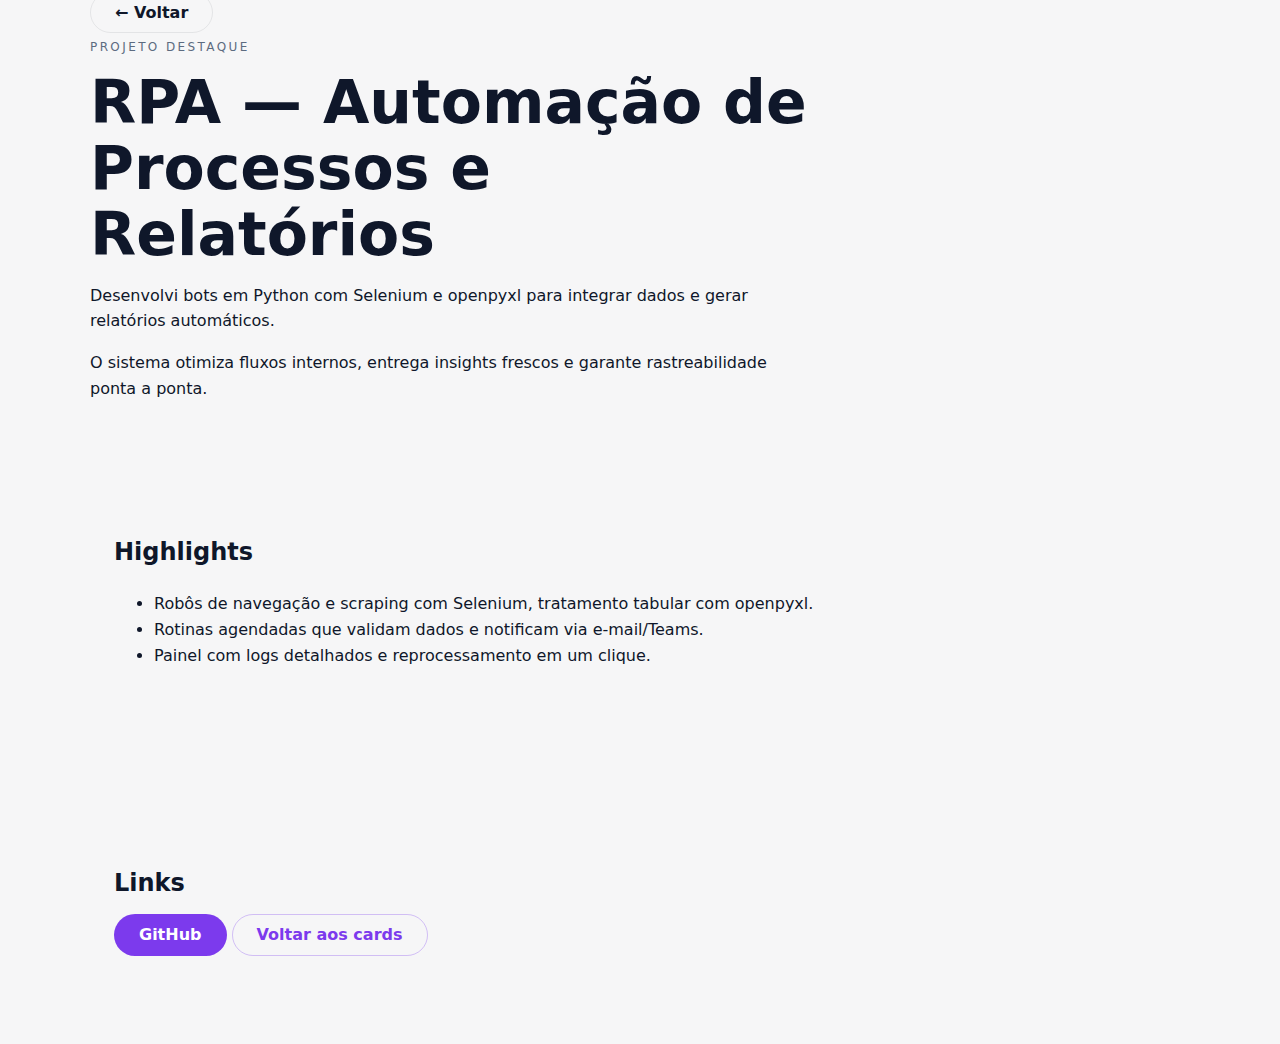
<file: projects/automacao.html>
<!DOCTYPE html>
<html lang="pt-BR">

<head>
  <meta charset="UTF-8" />
  <meta name="viewport" content="width=device-width, initial-scale=1.0" />
  <title>RPA &mdash; Automa&ccedil;&atilde;o de Processos e Relat&oacute;rios</title>
  <link rel="apple-touch-icon" sizes="180x180" href="../assets/icones/apple-touch-icon.png" />
  <link rel="icon" type="image/png" sizes="32x32" href="../assets/icones/favicon-32x32.png" />
  <link rel="icon" type="image/png" sizes="16x16" href="../assets/icones/favicon-16x16.png" />
  <link rel="manifest" href="../assets/icones/site.webmanifest" />
  <link rel="icon" href="../assets/icones/favicon.ico" />
  <link rel="stylesheet" href="../style.css" />
</head>

<body class="theme-light">
  <main class="section">
    <a class="ghost-button" href="../index.html">&larr; Voltar</a>
    <header class="section-header">
      <p class="eyebrow">Projeto destaque</p>
      <h1>RPA &mdash; Automa&ccedil;&atilde;o de Processos e Relat&oacute;rios</h1>
      <p>Desenvolvi bots em Python com Selenium e openpyxl para integrar dados e gerar relat&oacute;rios autom&aacute;ticos.</p>
      <p>O sistema otimiza fluxos internos, entrega insights frescos e garante rastreabilidade ponta a ponta.</p>
    </header>
    <section>
      <h2>Highlights</h2>
      <ul>
        <li>Rob&ocirc;s de navega&ccedil;&atilde;o e scraping com Selenium, tratamento tabular com openpyxl.</li>
        <li>Rotinas agendadas que validam dados e notificam via e-mail/Teams.</li>
        <li>Painel com logs detalhados e reprocessamento em um clique.</li>
      </ul>
    </section>
    <section>
      <h2>Links</h2>
      <p>
        <a class="primary-button" href="https://github.com/guilhermelopes/automacao-inteligente" id="rpa-repo-link">GitHub</a>
        <a class="secondary-button" href="../index.html#projetos">Voltar aos cards</a>
      </p>
    </section>
  </main>

  <section id="private-modal" class="modal-overlay" aria-live="assertive" aria-hidden="true">
    <div class="modal-card">
      <button id="close-private" class="modal-close" aria-label="Fechar aviso">&times;</button>
      <h3>Repos privados &#128274;</h3>
      <p>
        Esses reposit&oacute;rios de RPA s&atilde;o privados porque possuem automa&ccedil;&otilde;es ligadas a dados sens&iacute;veis da empresa.
      </p>
      <div class="cta-group single-action">
        <button id="private-ok" class="primary-button">Entendi</button>
      </div>
    </div>
  </section>

  <script>
    (function () {
      const link = document.getElementById("rpa-repo-link");
      const modal = document.getElementById("private-modal");
      const closeButtons = [document.getElementById("close-private"), document.getElementById("private-ok")];

      function openModal(event) {
        event?.preventDefault();
        modal.classList.add("active");
        modal.setAttribute("aria-hidden", "false");
      }

      function closeModal() {
        modal.classList.remove("active");
        modal.setAttribute("aria-hidden", "true");
      }

      link?.addEventListener("click", openModal);
      closeButtons.forEach((btn) => btn?.addEventListener("click", closeModal));
      modal.addEventListener("click", (event) => {
        if (event.target === modal) closeModal();
      });
      document.addEventListener("keydown", (event) => {
        if (event.key === "Escape" && modal.classList.contains("active")) closeModal();
      });
    })();
  </script>
</body>

</html>
</file>
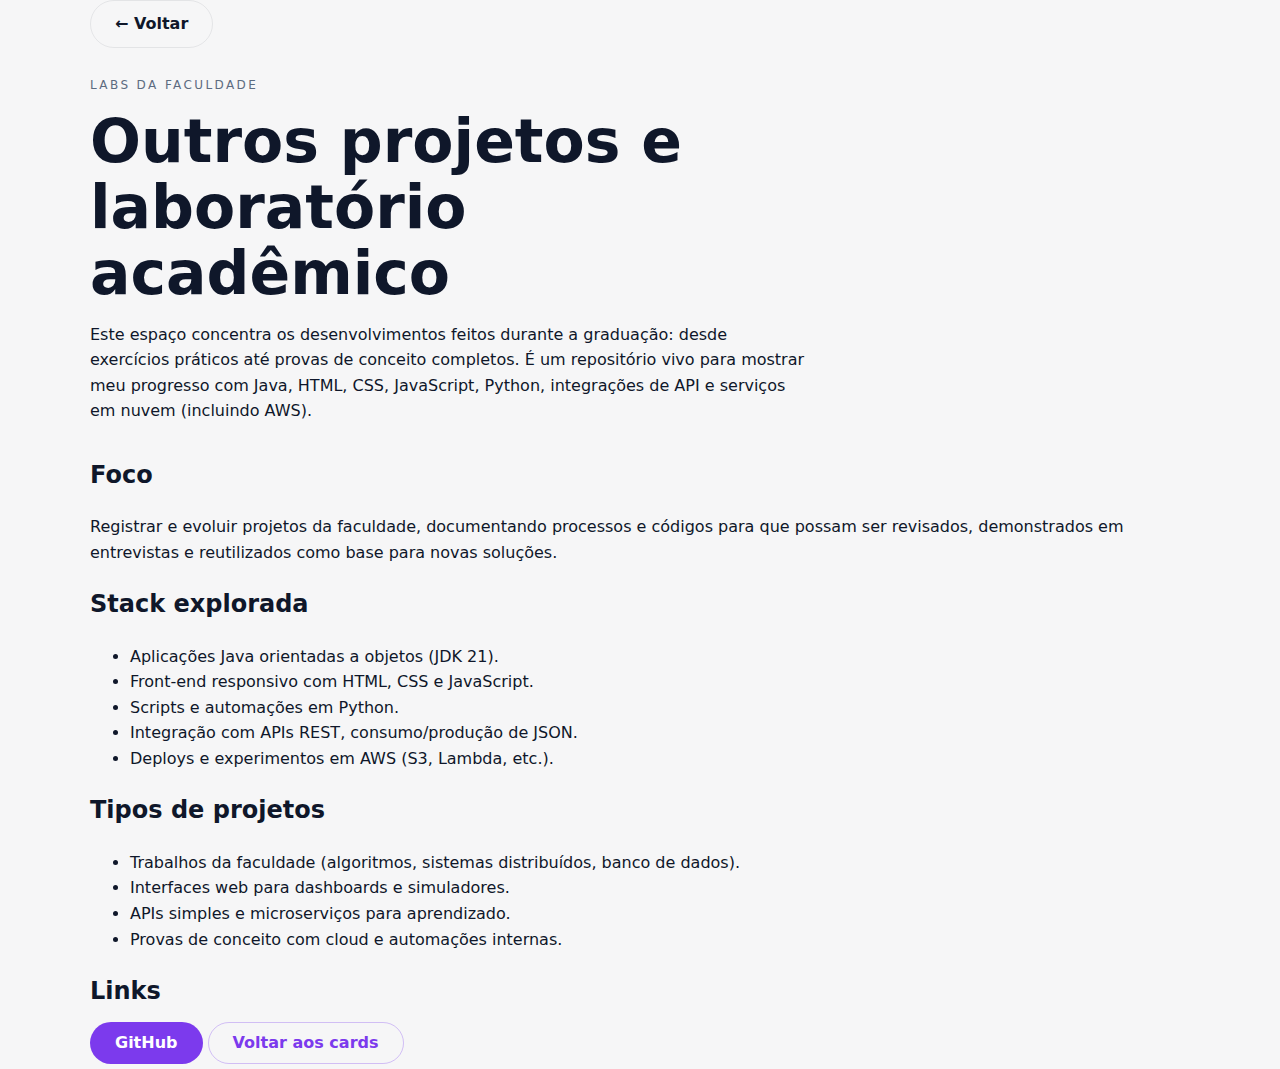
<file: projects/outros.html>
<!DOCTYPE html>
<html lang="pt-BR">
  <head>
    <meta charset="UTF-8" />
    <meta name="viewport" content="width=device-width, initial-scale=1.0" />
    <title>Labs · Projetos Acadêmicos</title>
    <link rel="apple-touch-icon" sizes="180x180" href="../assets/ícones/apple-touch-icon.png" />
    <link rel="icon" type="image/png" sizes="32x32" href="../assets/ícones/favicon-32x32.png" />
    <link rel="icon" type="image/png" sizes="16x16" href="../assets/ícones/favicon-16x16.png" />
    <link rel="manifest" href="../assets/ícones/site.webmanifest" />
    <link rel="icon" href="../assets/ícones/favicon.ico" />
    <link rel="stylesheet" href="../style.css" />
  </head>
  <body class="theme-light">
    <main class="section project-detail">
      <a class="ghost-button project-back" href="../index.html">← Voltar</a>
      <header class="section-header">
        <p class="eyebrow">Labs da faculdade</p>
        <h1>Outros projetos e laboratório acadêmico</h1>
        <p>
          Este espaço concentra os desenvolvimentos feitos durante a graduação: desde exercícios práticos até provas de
          conceito completos. É um repositório vivo para mostrar meu progresso com Java, HTML, CSS, JavaScript,
          Python, integrações de API e serviços em nuvem (incluindo AWS).
        </p>
      </header>
        <h2>Foco</h2>
        <p>
          Registrar e evoluir projetos da faculdade, documentando processos e códigos para que possam ser revisados,
          demonstrados em entrevistas e reutilizados como base para novas soluções.
        </p>

        <h2>Stack explorada</h2>
        <ul>
          <li>Aplicações Java orientadas a objetos (JDK 21).</li>
          <li>Front-end responsivo com HTML, CSS e JavaScript.</li>
          <li>Scripts e automações em Python.</li>
          <li>Integração com APIs REST, consumo/produção de JSON.</li>
          <li>Deploys e experimentos em AWS (S3, Lambda, etc.).</li>
        </ul>

        <h2>Tipos de projetos</h2>
        <ul>
          <li>Trabalhos da faculdade (algoritmos, sistemas distribuídos, banco de dados).</li>
          <li>Interfaces web para dashboards e simuladores.</li>
          <li>APIs simples e microserviços para aprendizado.</li>
          <li>Provas de conceito com cloud e automações internas.</li>
        </ul>

        <h2>Links</h2>
        <p>
          <a class="primary-button" href="https://github.com/theglopes">GitHub</a>
          <a class="secondary-button" href="../index.html#projetos">Voltar aos cards</a>
        </p>
    </main>
  </body>
</html>
</file>
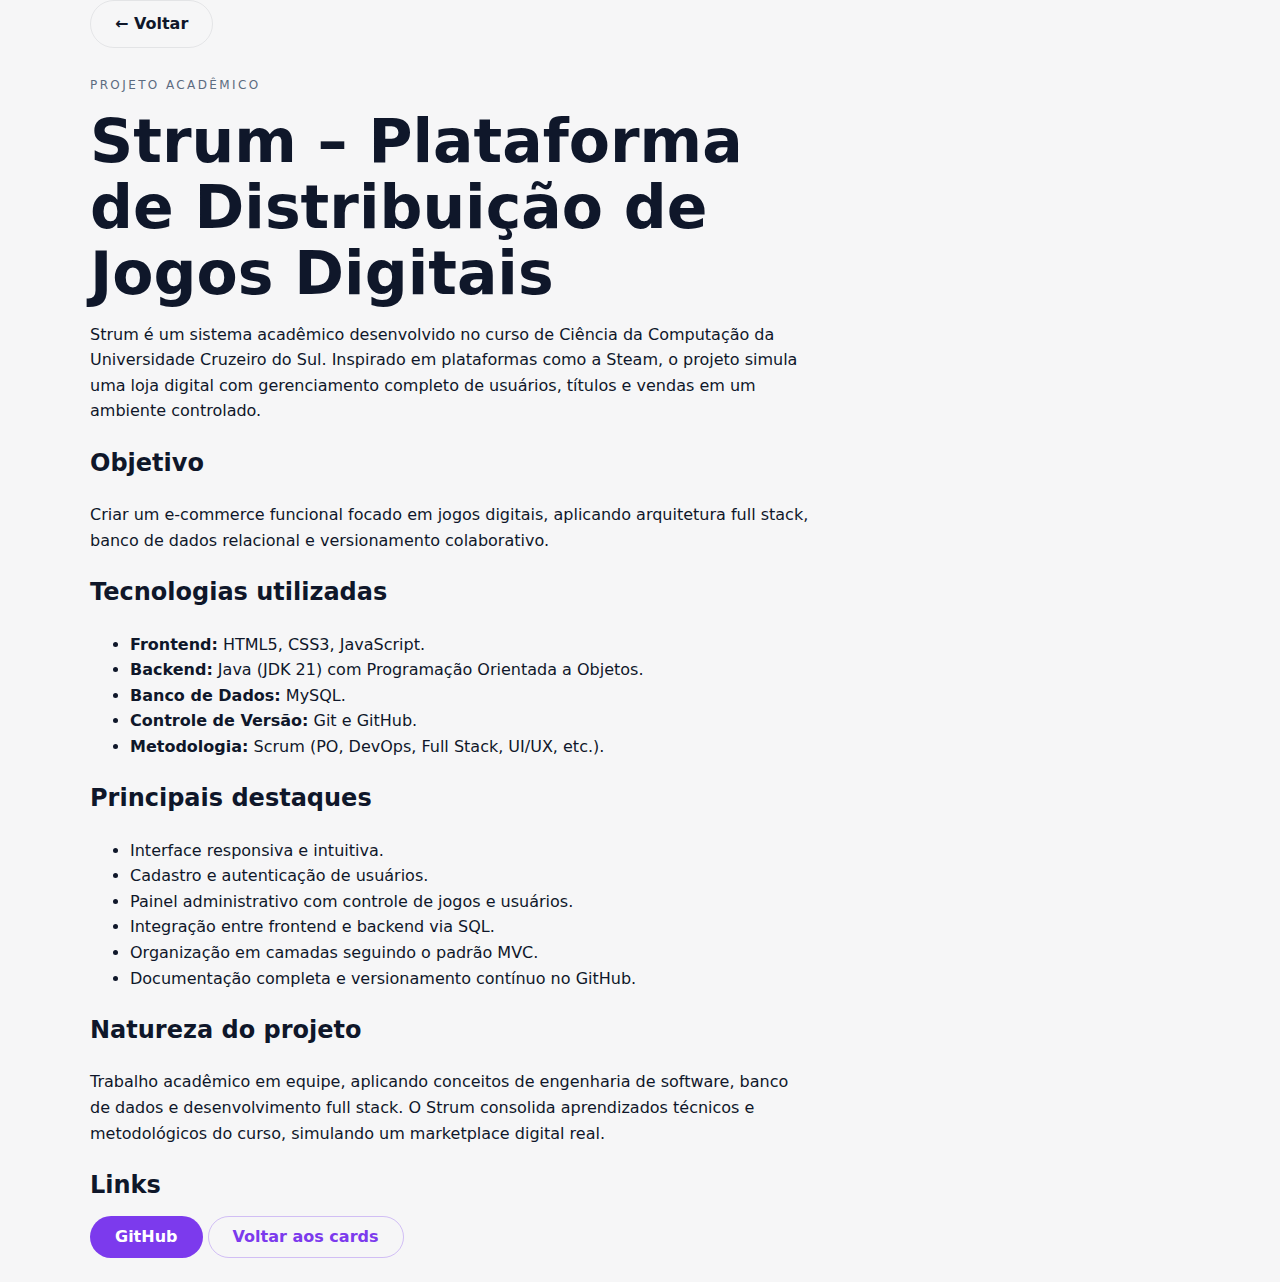
<file: projects/strum.html>
<!DOCTYPE html>
<html lang="pt-BR">

<head>
    <meta charset="UTF-8" />
    <meta name="viewport" content="width=device-width, initial-scale=1.0" />
    <title>Strum · Plataforma de Distribuição de Jogos</title>
    <link rel="apple-touch-icon" sizes="180x180" href="../assets/ícones/apple-touch-icon.png" />
    <link rel="icon" type="image/png" sizes="32x32" href="../assets/ícones/favicon-32x32.png" />
    <link rel="icon" type="image/png" sizes="16x16" href="../assets/ícones/favicon-16x16.png" />
    <link rel="manifest" href="../assets/ícones/site.webmanifest" />
    <link rel="icon" href="../assets/ícones/favicon.ico" />
    <link rel="stylesheet" href="../style.css" />
  </head>

<body class="theme-light">
    <main class="section project-detail">
      <a class="ghost-button project-back" href="../index.html">← Voltar</a>
    <header class="section-header">
      <p class="eyebrow">Projeto acadêmico</p>
      <h1>Strum – Plataforma de Distribuição de Jogos Digitais</h1>
      <p>
        Strum é um sistema acadêmico desenvolvido no curso de Ciência da Computação da Universidade Cruzeiro do Sul.
        Inspirado em plataformas como a Steam, o projeto simula uma loja digital com gerenciamento completo de usuários,
        títulos e vendas em um ambiente controlado.
      </p>

      <h2>Objetivo</h2>
      <p>
        Criar um e-commerce funcional focado em jogos digitais, aplicando arquitetura full stack,
        banco de dados relacional e versionamento colaborativo.
      </p>
      <h2>Tecnologias utilizadas</h2>
      <ul>
        <li><strong>Frontend:</strong> HTML5, CSS3, JavaScript.</li>
        <li><strong>Backend:</strong> Java (JDK 21) com Programação Orientada a Objetos.</li>
        <li><strong>Banco de Dados:</strong> MySQL.</li>
        <li><strong>Controle de Versão:</strong> Git e GitHub.</li>
        <li><strong>Metodologia:</strong> Scrum (PO, DevOps, Full Stack, UI/UX, etc.).</li>
      </ul>
      <h2>Principais destaques</h2>
      <ul>
        <li>Interface responsiva e intuitiva.</li>
        <li>Cadastro e autenticação de usuários.</li>
        <li>Painel administrativo com controle de jogos e usuários.</li>
        <li>Integração entre frontend e backend via SQL.</li>
        <li>Organização em camadas seguindo o padrão MVC.</li>
        <li>Documentação completa e versionamento contínuo no GitHub.</li>
      </ul>
      <h2>Natureza do projeto</h2>
      <p>
        Trabalho acadêmico em equipe, aplicando conceitos de engenharia de software, banco de dados e desenvolvimento
        full stack.
        O Strum consolida aprendizados técnicos e metodológicos do curso, simulando um marketplace digital real.
      </p>
      <h2>Links</h2>
      <p>
        <a class="primary-button" href="https://github.com/theglopes/projetostrum">GitHub</a>
        <a class="secondary-button" href="../index.html#projetos">Voltar aos cards</a>
      </p>
  </main>
</body>

</html>
</file>
<file: style.css>
:root {
  --bg: #f6f6f7;
  --surface: #ffffff;
  --surface-alt: #f2f4f8;
  --text: #0f172a;
  --muted: #5c6b80;
  --accent: #7c3aed;
  --accent-strong: #a855f7;
  --border: rgba(15, 23, 42, 0.08);
  --hero-gradient: radial-gradient(circle at top, #ede9fe, #fef9f4);
}

.theme-dark {
  --bg: #05060a;
  --surface: #0f172a;
  --surface-alt: #111827;
  --text: #f3f4f6;
  --muted: #9ca3af;
  --accent: #a855f7;
  --accent-strong: #c084fc;
  --border: rgba(255, 255, 255, 0.1);
  --hero-gradient: radial-gradient(circle at top, #111, #04060e);
}

*,
*::before,
*::after {
  box-sizing: border-box;
}

body {
  margin: 0;
  font-family: "Space Grotesk", system-ui, -apple-system, BlinkMacSystemFont,
    "Segoe UI", sans-serif;
  background: var(--bg);
  color: var(--text);
  line-height: 1.6;
}

a {
  color: inherit;
  text-decoration: none;
}

img {
  max-width: 100%;
  display: block;
}

section {
  padding: 5rem 1.5rem;
}

.hero {
  padding: 3rem 1.5rem 5rem;
  background: var(--hero-gradient);
  overflow: hidden;
}

.nav {
  display: flex;
  align-items: center;
  justify-content: space-between;
  gap: 1rem;
  max-width: 1200px;
  margin: 0 auto 2rem;
}

.logo {
  font-family: "Fira Code", monospace;
  font-weight: 600;
  letter-spacing: 1px;
}

.nav-links {
  list-style: none;
  display: flex;
  gap: 1rem;
  padding: 0;
  margin: 0;
}

.nav-links a {
  font-size: 0.95rem;
  color: var(--muted);
}

.ghost-button,
.primary-button,
.secondary-button {
  border-radius: 999px;
  padding: 0.65rem 1.5rem;
  border: 1px solid var(--border);
  background: transparent;
  color: var(--text);
  cursor: pointer;
  font-weight: 600;
  transition: transform 0.2s ease, border-color 0.2s ease,
    background-color 0.2s ease;
}

.ghost-button:hover,
.primary-button:hover,
.secondary-button:hover {
  transform: translateY(-1px);
}

.primary-button {
  background: var(--accent);
  color: #fff;
  border-color: transparent;
}

.secondary-button {
  border-color: rgba(124, 58, 237, 0.3);
  color: var(--accent);
}

.hero-content {
  max-width: 1200px;
  margin: 0 auto;
  display: grid;
  grid-template-columns: repeat(auto-fit, minmax(280px, 1fr));
  gap: 3rem;
  align-items: center;
}

h1 {
  font-size: clamp(2.5rem, 6vw, 3.75rem);
  line-height: 1.1;
  margin: 0.2rem 0 1rem;
}

.eyebrow {
  text-transform: uppercase;
  letter-spacing: 0.2em;
  font-size: 0.75rem;
  color: var(--muted);
}

.subtitle {
  font-size: 1.1rem;
  color: var(--muted);
}

.cta-group {
  display: flex;
  gap: 1rem;
  flex-wrap: wrap;
  margin: 1.5rem 0;
  align-items: center;
}

.cta-group.single-action {
  justify-content: center;
}

.hero-tags {
  display: flex;
  flex-wrap: wrap;
  gap: 0.7rem;
}

.hero-tags span {
  padding: 0.35rem 0.8rem;
  border-radius: 999px;
  background: rgba(124, 58, 237, 0.1);
  color: var(--accent);
  font-size: 0.85rem;
}

.hero-card {
  background: var(--surface);
  border: 1px solid var(--border);
  padding: 2rem;
  border-radius: 1.25rem;
  box-shadow: 0 20px 60px rgba(15, 23, 42, 0.08);
  position: relative;
}

.status-dot {
  width: 12px;
  height: 12px;
  border-radius: 50%;
  background: #10b981;
  position: absolute;
  top: 1.5rem;
  right: 1.5rem;
  box-shadow: 0 0 12px rgba(16, 185, 129, 0.7);
}

.hero-card-title {
  font-weight: 600;
  margin-bottom: 0.5rem;
}

.hero-card-body {
  color: var(--muted);
  margin-bottom: 1rem;
}

.hero-card-list {
  list-style: none;
  padding: 0;
  margin: 0;
  color: var(--text);
}

.section {
  max-width: 1100px;
  margin: 0 auto;
}

.section-header {
  max-width: 720px;
  margin-bottom: 2rem;
}

.about-grid {
  display: grid;
  grid-template-columns: repeat(auto-fit, minmax(280px, 1fr));
  gap: 2rem;
}

.about-card {
  background: var(--surface);
  padding: 1.8rem;
  border-radius: 1rem;
  border: 1px solid var(--border);
}

.about-card .card-title {
  font-weight: 600;
  margin-bottom: 1rem;
}

.chips {
  display: flex;
  flex-wrap: wrap;
  gap: 0.6rem;
  margin-top: 1rem;
}

.chips span {
  padding: 0.4rem 0.9rem;
  border-radius: 999px;
  background: var(--surface-alt);
  font-size: 0.85rem;
}

.project-detail p {
  margin-top: 0.2rem;
  margin-bottom: 0.8rem;
}

.project-detail > .project-back {
  margin-bottom: 1.5rem;
  display: inline-flex;
}

.panel {
  text-align: center;
}

.panel-grid {
  display: grid;
  grid-template-columns: repeat(auto-fit, minmax(220px, 1fr));
  gap: 1.5rem;
}

.panel-card {
  background: var(--surface);
  border-radius: 1rem;
  padding: 1.8rem;
  border: 1px solid var(--border);
  position: relative;
  overflow: hidden;
}

.panel-card::after {
  content: "";
  position: absolute;
  inset: 0;
  background: linear-gradient(120deg, rgba(124, 58, 237, 0.1), transparent);
  opacity: 0;
  transition: opacity 0.4s ease;
}

.panel-card:hover::after {
  opacity: 1;
}

.panel-label {
  font-size: 0.85rem;
  text-transform: uppercase;
  color: var(--muted);
  letter-spacing: 0.2em;
}

.panel-value {
  font-size: 2.5rem;
  font-weight: 600;
  margin: 0.5rem 0;
}

.panel-card.easter .panel-value {
  font-size: 1.4rem;
  letter-spacing: 0.2em;
}

.terminal {
  background: linear-gradient(180deg, rgba(124, 58, 237, 0.08), transparent);
}

.terminal-window {
  border-radius: 1.25rem;
  border: 1px solid var(--border);
  background: var(--surface);
  overflow: hidden;
  box-shadow: 0 25px 60px rgba(15, 23, 42, 0.12);
}

.terminal-header {
  display: flex;
  align-items: center;
  gap: 0.5rem;
  padding: 0.7rem 1rem;
  font-size: 0.85rem;
  background: var(--surface-alt);
  border-bottom: 1px solid var(--border);
  font-family: "Fira Code", monospace;
}

.traffic-light {
  width: 12px;
  height: 12px;
  border-radius: 50%;
}

.traffic-light.red {
  background: #ef4444;
}
.traffic-light.yellow {
  background: #f59e0b;
}
.traffic-light.green {
  background: #10b981;
}

.terminal-output {
  min-height: 200px;
  padding: 1.5rem;
  font-family: "Fira Code", monospace;
  background: radial-gradient(circle at top, rgba(124, 58, 237, 0.08), transparent);
}

.terminal-output p {
  margin: 0.3rem 0;
}

.terminal-input {
  display: flex;
  gap: 0.8rem;
  border-top: 1px solid var(--border);
  padding: 1rem 1.5rem;
  font-family: "Fira Code", monospace;
}

.terminal-input input {
  flex: 1;
  border: none;
  font-family: inherit;
  font-size: 1rem;
  background: transparent;
  color: var(--text);
}

.terminal-input input:focus {
  outline: none;
}

.projects {
  background: linear-gradient(180deg, transparent, rgba(124, 58, 237, 0.08));
}

.cards-grid {
  display: grid;
  grid-template-columns: repeat(auto-fit, minmax(280px, 1fr));
  gap: 1.5rem;
  margin-bottom: 0.5rem;
}

.project-card {
  position: relative;
  perspective: 1000px;
}

.project-card .card-body {
  padding: 1.25rem 1.35rem 1.5rem;
}

.project-card .cta-group {
  width: 100%;
}

.project-card .cta-group a {
  flex: 1;
  display: inline-flex;
  justify-content: center;
  align-items: center;
  min-height: 44px;
}

.card-inner {
  position: relative;
  width: 100%;
  height: 430px;
  border-radius: 1.2rem;
  transform-style: preserve-3d;
  transition: transform 0.8s;
}

.project-card:hover .card-inner {
  transform: rotateY(180deg);
}

.card-face {
  position: absolute;
  inset: 0;
  border-radius: inherit;
  backface-visibility: hidden;
  overflow: hidden;
  border: 1px solid var(--border);
  background: var(--surface);
  display: flex;
  flex-direction: column;
  justify-content: space-between;
}

.card-face.front img {
  height: 230px;
  object-fit: cover;
}

.project-card .card-face.front h3 {
  font-size: 0.95rem;
}

.project-card .card-face.front p {
  font-size: 1.05rem;
  color: var(--muted);
}

.card-face.back {
  padding: 1.3rem;
  transform: rotateY(180deg);
}

.tags {
  display: flex;
  gap: 0.4rem;
  flex-wrap: wrap;
  margin: 0.8rem 0;
}

.tags span {
  font-size: 0.75rem;
  padding: 0.3rem 0.7rem;
  border-radius: 999px;
  background: var(--surface-alt);
}

.skill-list {
  list-style: none;
  padding: 0;
  margin: 0;
  display: flex;
  flex-direction: column;
  gap: 1rem;
}

.skill-item {
  background: var(--surface);
  padding: 1rem;
  border-radius: 1rem;
  border: 1px solid var(--border);
}

.skill-bar {
  height: 8px;
  border-radius: 999px;
  background: var(--surface-alt);
  margin-top: 0.5rem;
  overflow: hidden;
}

.skill-bar span {
  display: block;
  height: 100%;
  border-radius: inherit;
  background: linear-gradient(90deg, var(--accent), var(--accent-strong));
  width: 0;
}

.timeline-wrapper {
  position: relative;
  padding-left: 2rem;
  border-left: 2px dashed rgba(124, 58, 237, 0.3);
}

.timeline-item {
  margin-bottom: 2rem;
  position: relative;
  padding: 1.6rem 1.5rem 1.6rem 2.2rem;
  background: var(--surface);
  border: 1px solid var(--border);
  border-radius: 1rem;
  box-shadow: 0 15px 30px rgba(15, 23, 42, 0.08);
}

.timeline-item::before {
  content: "";
  position: absolute;
  left: -2.15rem;
  top: 0.3rem;
  width: 12px;
  height: 12px;
  border-radius: 50%;
  background: var(--accent);
  box-shadow: 0 0 0 6px rgba(124, 58, 237, 0.15);
}

.timeline-item small {
  text-transform: uppercase;
  letter-spacing: 0.2em;
  color: var(--muted);
  font-size: 0.75rem;
}

.contact-grid {
  display: grid;
  grid-template-columns: repeat(auto-fit, minmax(260px, 1fr));
  gap: 2rem;
  align-items: center;
}

.contact-card {
  background: var(--surface);
  padding: 2rem;
  border-radius: 1.25rem;
  border: 1px solid var(--border);
  text-align: center;
}

.contact-buttons {
  display: flex;
  flex-wrap: wrap;
  gap: 0.8rem;
  margin-top: 1rem;
}

.qr-placeholder {
  margin-top: 1.5rem;
  padding: 1.2rem;
  border: 1px dashed var(--border);
  border-radius: 1rem;
}

.footer {
  padding: 2rem 1.5rem;
  text-align: center;
  border-top: 1px solid var(--border);
}

.gamer-mode {
  position: fixed;
  inset: 0;
  background: rgba(5, 6, 10, 0.8);
  display: flex;
  align-items: center;
  justify-content: center;
  opacity: 0;
  pointer-events: none;
  transition: opacity 0.3s ease;
}

.gamer-mode.active {
  opacity: 1;
  pointer-events: auto;
}

.gamer-panel {
  background: var(--surface);
  border-radius: 1.5rem;
  padding: 2rem;
  max-width: 420px;
  width: 90%;
  border: 1px solid var(--border);
  position: relative;
}

.modal-overlay {
  position: fixed;
  inset: 0;
  background: rgba(5, 6, 10, 0.75);
  display: flex;
  align-items: center;
  justify-content: center;
  padding: 1.5rem;
  opacity: 0;
  pointer-events: none;
  transition: opacity 0.3s ease;
  z-index: 10;
}

.modal-overlay.active {
  opacity: 1;
  pointer-events: auto;
}

.modal-card {
  background: var(--surface);
  border-radius: 1.25rem;
  padding: 2rem;
  max-width: 480px;
  width: min(100%, 480px);
  border: 1px solid var(--border);
  position: relative;
  text-align: center;
  box-shadow: 0 30px 60px rgba(5, 6, 10, 0.25);
}

.modal-close {
  position: absolute;
  top: 1rem;
  right: 1rem;
  border: none;
  background: transparent;
  font-size: 1.3rem;
  cursor: pointer;
  color: var(--text);
}

#close-gamer {
  position: absolute;
  top: 1rem;
  right: 1rem;
  border: none;
  background: transparent;
  font-size: 1.2rem;
  cursor: pointer;
  color: var(--text);
}

.scoreboard {
  display: flex;
  justify-content: space-between;
  gap: 1rem;
  margin: 1rem 0;
  background: var(--surface-alt);
  padding: 0.8rem 1rem;
  border-radius: 0.75rem;
}

.scoreboard > div {
  display: flex;
  flex-direction: column;
  gap: 0.2rem;
}

.scoreboard span {
  font-size: 0.85rem;
  text-transform: uppercase;
  letter-spacing: 0.08em;
  color: var(--muted);
}

.scoreboard strong {
  font-size: 1.4rem;
}

.game-controls {
  display: flex;
  gap: 0.8rem;
  flex-wrap: wrap;
  margin-bottom: 0.5rem;
}

.game-status {
  min-height: 1.5rem;
  font-size: 0.95rem;
  color: var(--muted);
  margin-bottom: 0.8rem;
}

.bug-field {
  margin-top: 1rem;
  height: 200px;
  border-radius: 1rem;
  border: 1px dashed var(--border);
  position: relative;
  overflow: hidden;
}

.bug {
  position: absolute;
  padding: 0.3rem 0.6rem;
  background: rgba(248, 113, 113, 0.85);
  color: #fff;
  font-family: "Fira Code", monospace;
  font-size: 0.75rem;
  border-radius: 0.5rem;
  cursor: pointer;
  animation: float 3s linear forwards;
}

@keyframes float {
  from {
    opacity: 1;
    transform: translateY(0);
  }
  to {
    opacity: 0;
    transform: translateY(-30px);
  }
}

@media (max-width: 960px) {
  .nav-links {
    display: none;
  }
  .hero {
    text-align: left;
  }
  section {
    padding: 4rem 1rem;
  }
  .timeline-wrapper {
    padding-left: 1.5rem;
  }
}

@media (max-width: 600px) {
  .card-inner {
    height: 470px;
  }
  .terminal-input {
    flex-direction: column;
  }
  .terminal-input label {
    display: none;
  }
}
</file>
